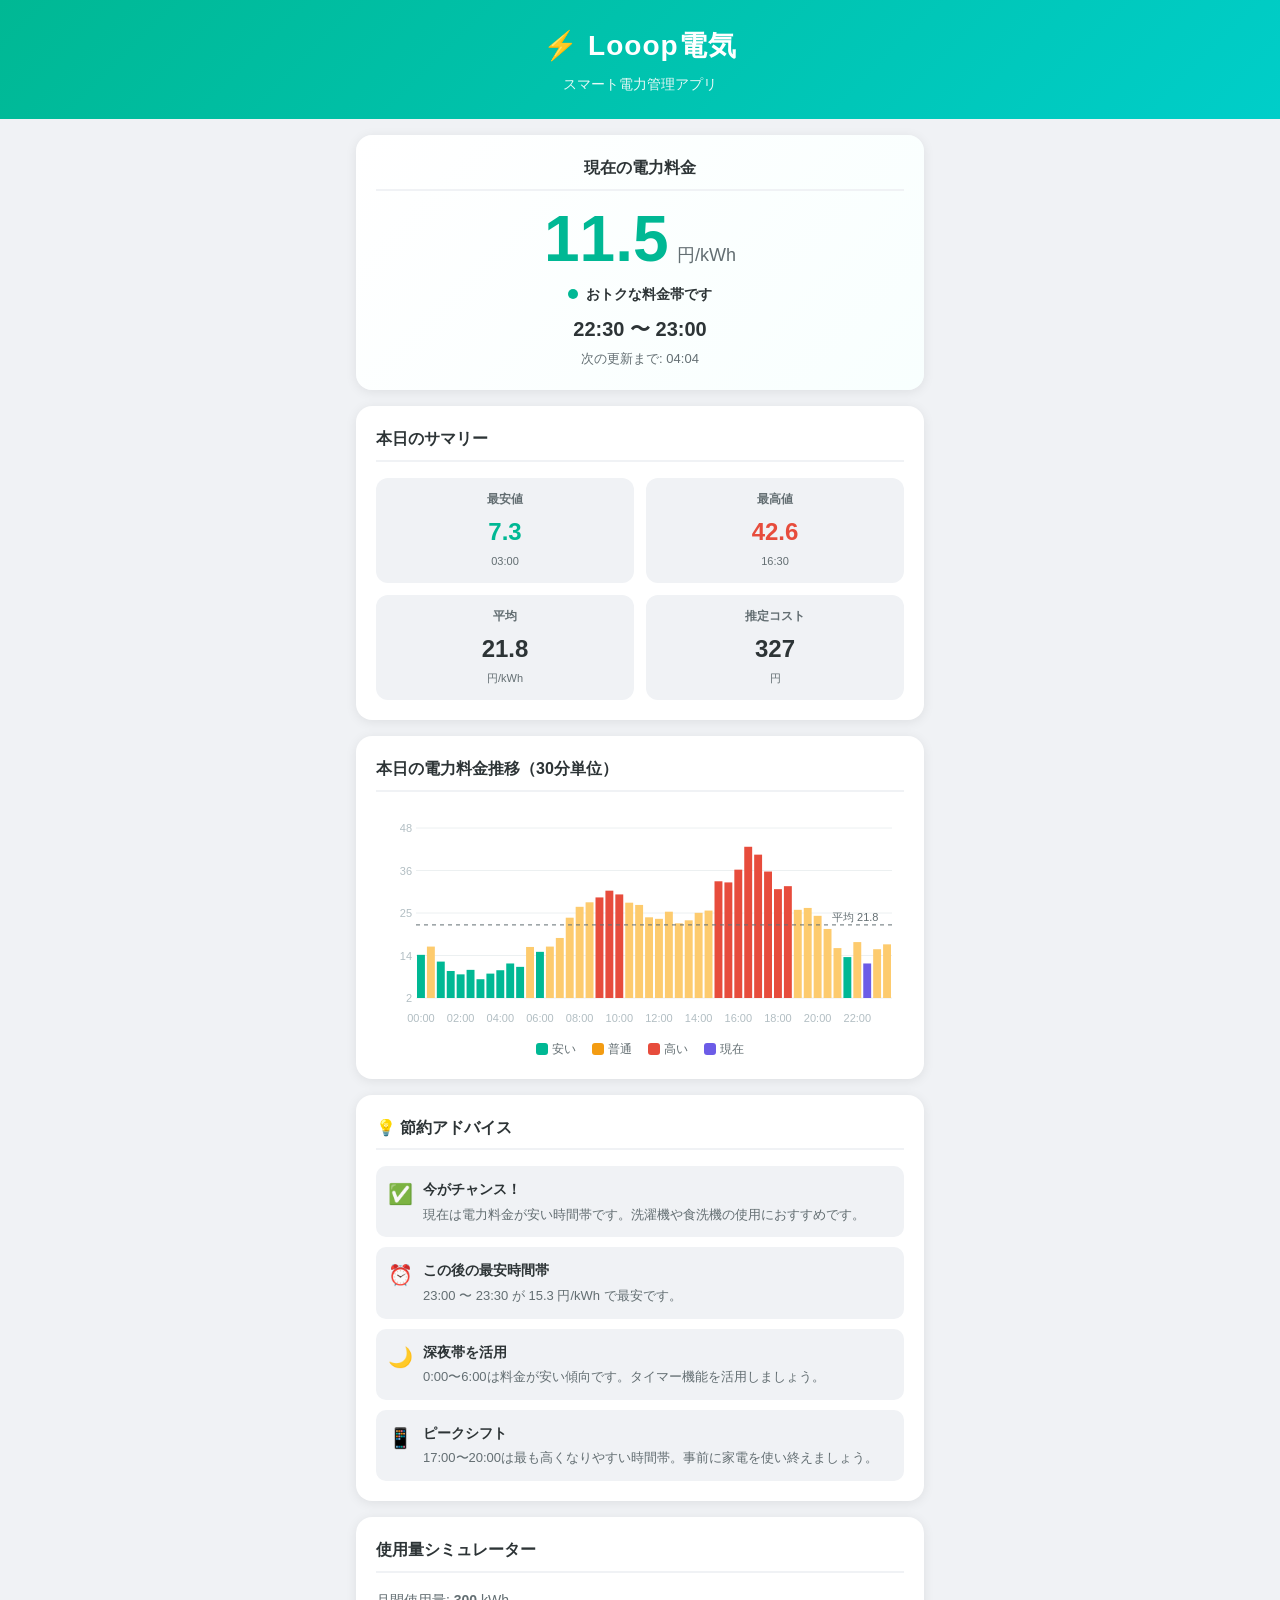
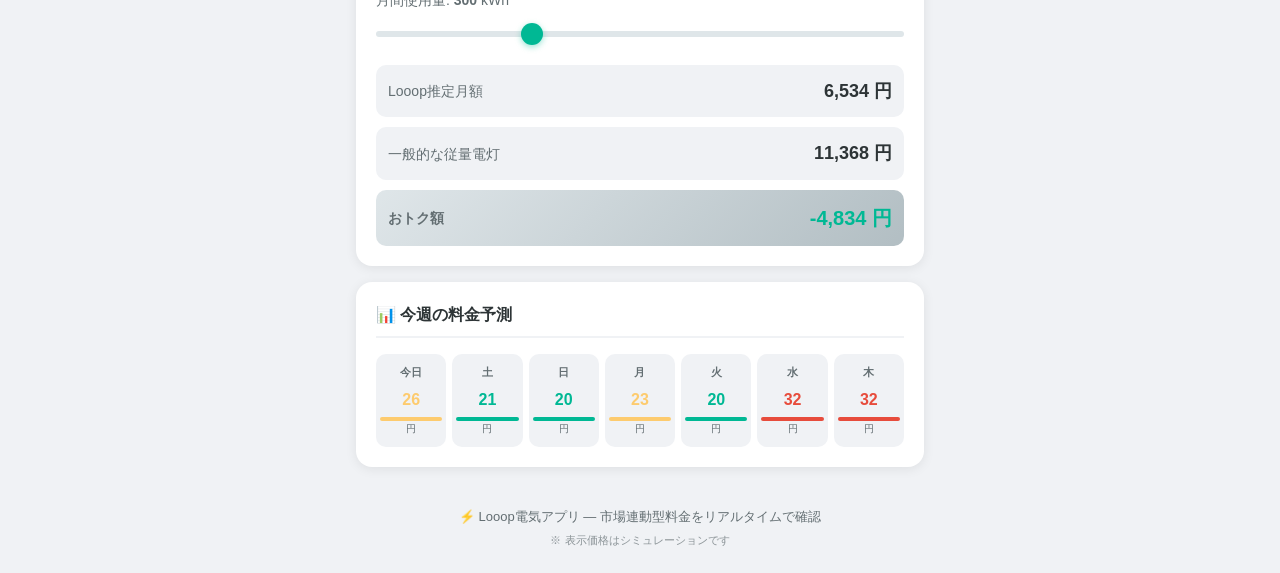
<file: site/index.html>
<!DOCTYPE html>
<html lang="ja">
  <head>
    <title>Looop電気 - スマート電力管理</title>
    <meta charset="UTF-8">
    <meta http-equiv="Content-Type" content="text/html; charset=UTF-8">
    <meta name="viewport" content="width=device-width, initial-scale=1.0">
    <link rel="stylesheet" type="text/css" href="looop.css">
  </head>
  <body>
    <header class="header">
      <div class="header-inner">
        <h1 class="logo">⚡ Looop電気</h1>
        <p class="tagline">スマート電力管理アプリ</p>
      </div>
    </header>

    <main class="container">
      <!-- 現在の電力料金カード -->
      <section class="card current-price-card">
        <h2 class="card-title">現在の電力料金</h2>
        <div class="price-display">
          <span class="price-value" id="currentPrice">--</span>
          <span class="price-unit">円/kWh</span>
        </div>
        <div class="price-status" id="priceStatus">
          <span class="status-dot"></span>
          <span class="status-text">読込中...</span>
        </div>
        <div class="time-slot">
          <span id="currentTimeSlot">--:-- 〜 --:--</span>
        </div>
        <div class="next-update">
          次の更新まで: <span id="countdown">--:--</span>
        </div>
      </section>

      <!-- 本日のサマリー -->
      <section class="card summary-card">
        <h2 class="card-title">本日のサマリー</h2>
        <div class="summary-grid">
          <div class="summary-item">
            <div class="summary-label">最安値</div>
            <div class="summary-value low" id="todayLow">--</div>
            <div class="summary-sub" id="todayLowTime">--:--</div>
          </div>
          <div class="summary-item">
            <div class="summary-label">最高値</div>
            <div class="summary-value high" id="todayHigh">--</div>
            <div class="summary-sub" id="todayHighTime">--:--</div>
          </div>
          <div class="summary-item">
            <div class="summary-label">平均</div>
            <div class="summary-value" id="todayAvg">--</div>
            <div class="summary-sub">円/kWh</div>
          </div>
          <div class="summary-item">
            <div class="summary-label">推定コスト</div>
            <div class="summary-value" id="todayCost">--</div>
            <div class="summary-sub">円</div>
          </div>
        </div>
      </section>

      <!-- 48コマ料金グラフ -->
      <section class="card chart-card">
        <h2 class="card-title">本日の電力料金推移（30分単位）</h2>
        <div class="chart-container">
          <canvas id="priceChart"></canvas>
        </div>
        <div class="chart-legend">
          <span class="legend-item"><span class="legend-color low"></span>安い</span>
          <span class="legend-item"><span class="legend-color mid"></span>普通</span>
          <span class="legend-item"><span class="legend-color high"></span>高い</span>
          <span class="legend-item"><span class="legend-color current"></span>現在</span>
        </div>
      </section>

      <!-- 節約アドバイス -->
      <section class="card advice-card">
        <h2 class="card-title">💡 節約アドバイス</h2>
        <div class="advice-list" id="adviceList">
          <!-- JSで生成 -->
        </div>
      </section>

      <!-- 使用量シミュレーター -->
      <section class="card simulator-card">
        <h2 class="card-title">使用量シミュレーター</h2>
        <div class="simulator">
          <div class="slider-group">
            <label for="usageSlider">月間使用量: <strong id="usageValue">300</strong> kWh</label>
            <input type="range" id="usageSlider" min="100" max="800" value="300" step="10">
          </div>
          <div class="sim-results">
            <div class="sim-item">
              <div class="sim-label">Looop推定月額</div>
              <div class="sim-value" id="simLooop">--</div>
            </div>
            <div class="sim-item">
              <div class="sim-label">一般的な従量電灯</div>
              <div class="sim-value" id="simTraditional">--</div>
            </div>
            <div class="sim-item savings">
              <div class="sim-label">おトク額</div>
              <div class="sim-value" id="simSavings">--</div>
            </div>
          </div>
        </div>
      </section>

      <!-- 週間予測 -->
      <section class="card forecast-card">
        <h2 class="card-title">📊 今週の料金予測</h2>
        <div class="forecast-grid" id="forecastGrid">
          <!-- JSで生成 -->
        </div>
      </section>
    </main>

    <footer class="footer">
      <p>⚡ Looop電気アプリ — 市場連動型料金をリアルタイムで確認</p>
      <p class="footer-note">※ 表示価格はシミュレーションです</p>
    </footer>

    <script src="looop.js"></script>
  </body>
</html>
</file>
<file: site/looop.css>
* {
  margin: 0;
  padding: 0;
  box-sizing: border-box;
}

:root {
  --primary: #00b894;
  --primary-dark: #00a381;
  --danger: #e74c3c;
  --warning: #f39c12;
  --low: #00b894;
  --mid: #f39c12;
  --high: #e74c3c;
  --bg: #f0f2f5;
  --card-bg: #ffffff;
  --text: #2d3436;
  --text-sub: #636e72;
  --border: #dfe6e9;
  --shadow: 0 2px 12px rgba(0, 0, 0, 0.08);
}

body {
  font-family: -apple-system, BlinkMacSystemFont, "Segoe UI", "Hiragino Sans",
    "Noto Sans JP", sans-serif;
  background: var(--bg);
  color: var(--text);
  line-height: 1.6;
  min-height: 100vh;
}

.header {
  background: linear-gradient(135deg, #00b894, #00cec9);
  color: white;
  padding: 24px 16px;
  text-align: center;
}

.header-inner {
  max-width: 600px;
  margin: 0 auto;
}

.logo {
  font-size: 28px;
  font-weight: 800;
  letter-spacing: 1px;
}

.tagline {
  font-size: 14px;
  opacity: 0.9;
  margin-top: 4px;
}

.container {
  max-width: 600px;
  margin: 0 auto;
  padding: 16px;
  display: flex;
  flex-direction: column;
  gap: 16px;
}

.card {
  background: var(--card-bg);
  border-radius: 16px;
  padding: 20px;
  box-shadow: var(--shadow);
}

.card-title {
  font-size: 16px;
  font-weight: 700;
  color: var(--text);
  margin-bottom: 16px;
  padding-bottom: 8px;
  border-bottom: 2px solid var(--bg);
}

/* 現在の料金 */
.current-price-card {
  text-align: center;
  background: linear-gradient(135deg, #ffffff, #f8fffe);
}

.price-display {
  margin: 16px 0 12px;
}

.price-value {
  font-size: 64px;
  font-weight: 800;
  color: var(--primary);
  line-height: 1;
  transition: color 0.3s;
}

.price-value.high {
  color: var(--danger);
}

.price-value.mid {
  color: var(--warning);
}

.price-unit {
  font-size: 18px;
  color: var(--text-sub);
  margin-left: 4px;
}

.price-status {
  display: flex;
  align-items: center;
  justify-content: center;
  gap: 8px;
  font-size: 14px;
  font-weight: 600;
  margin-bottom: 8px;
}

.status-dot {
  width: 10px;
  height: 10px;
  border-radius: 50%;
  background: var(--primary);
  animation: pulse 2s infinite;
}

.status-dot.high {
  background: var(--danger);
}

.status-dot.mid {
  background: var(--warning);
}

@keyframes pulse {
  0%, 100% { opacity: 1; }
  50% { opacity: 0.4; }
}

.time-slot {
  font-size: 20px;
  font-weight: 600;
  color: var(--text);
  margin-bottom: 4px;
}

.next-update {
  font-size: 13px;
  color: var(--text-sub);
}

/* サマリー */
.summary-grid {
  display: grid;
  grid-template-columns: 1fr 1fr;
  gap: 12px;
}

.summary-item {
  background: var(--bg);
  border-radius: 12px;
  padding: 12px;
  text-align: center;
}

.summary-label {
  font-size: 12px;
  color: var(--text-sub);
  font-weight: 600;
}

.summary-value {
  font-size: 24px;
  font-weight: 800;
  margin: 4px 0 2px;
}

.summary-value.low {
  color: var(--low);
}

.summary-value.high {
  color: var(--high);
}

.summary-sub {
  font-size: 11px;
  color: var(--text-sub);
}

/* グラフ */
.chart-container {
  width: 100%;
  height: 220px;
  position: relative;
  margin-bottom: 12px;
}

canvas {
  width: 100% !important;
  height: 100% !important;
}

.chart-legend {
  display: flex;
  justify-content: center;
  gap: 16px;
  font-size: 12px;
  color: var(--text-sub);
}

.legend-item {
  display: flex;
  align-items: center;
  gap: 4px;
}

.legend-color {
  width: 12px;
  height: 12px;
  border-radius: 3px;
}

.legend-color.low {
  background: var(--low);
}

.legend-color.mid {
  background: var(--mid);
}

.legend-color.high {
  background: var(--high);
}

.legend-color.current {
  background: #6c5ce7;
}

/* アドバイス */
.advice-list {
  display: flex;
  flex-direction: column;
  gap: 10px;
}

.advice-item {
  display: flex;
  align-items: flex-start;
  gap: 10px;
  padding: 12px;
  background: var(--bg);
  border-radius: 10px;
  font-size: 14px;
}

.advice-icon {
  font-size: 20px;
  flex-shrink: 0;
}

.advice-text strong {
  display: block;
  margin-bottom: 2px;
}

.advice-text span {
  color: var(--text-sub);
  font-size: 13px;
}

/* シミュレーター */
.slider-group {
  margin-bottom: 20px;
}

.slider-group label {
  font-size: 14px;
  color: var(--text-sub);
  display: block;
  margin-bottom: 8px;
}

input[type="range"] {
  width: 100%;
  height: 6px;
  -webkit-appearance: none;
  appearance: none;
  background: var(--border);
  border-radius: 3px;
  outline: none;
}

input[type="range"]::-webkit-slider-thumb {
  -webkit-appearance: none;
  width: 22px;
  height: 22px;
  background: var(--primary);
  border-radius: 50%;
  cursor: pointer;
  box-shadow: 0 2px 6px rgba(0, 184, 148, 0.4);
}

.sim-results {
  display: flex;
  flex-direction: column;
  gap: 10px;
}

.sim-item {
  display: flex;
  justify-content: space-between;
  align-items: center;
  padding: 12px;
  background: var(--bg);
  border-radius: 10px;
}

.sim-item.savings {
  background: linear-gradient(135deg, #dfe6e9, #b2bec3);
  font-weight: 700;
}

.sim-item.savings .sim-value {
  color: var(--primary);
  font-size: 20px;
}

.sim-label {
  font-size: 14px;
  color: var(--text-sub);
}

.sim-value {
  font-size: 18px;
  font-weight: 700;
}

/* 週間予測 */
.forecast-grid {
  display: grid;
  grid-template-columns: repeat(7, 1fr);
  gap: 6px;
}

.forecast-day {
  text-align: center;
  padding: 10px 4px;
  background: var(--bg);
  border-radius: 10px;
}

.forecast-day-name {
  font-size: 11px;
  color: var(--text-sub);
  font-weight: 600;
}

.forecast-day-price {
  font-size: 16px;
  font-weight: 800;
  margin: 6px 0 4px;
}

.forecast-day-bar {
  width: 100%;
  height: 4px;
  border-radius: 2px;
  margin-top: 4px;
}

.forecast-day-trend {
  font-size: 10px;
  color: var(--text-sub);
}

/* フッター */
.footer {
  text-align: center;
  padding: 24px 16px;
  font-size: 13px;
  color: var(--text-sub);
}

.footer-note {
  font-size: 11px;
  margin-top: 4px;
  opacity: 0.7;
}

/* レスポンシブ */
@media (max-width: 400px) {
  .price-value {
    font-size: 48px;
  }

  .summary-grid {
    grid-template-columns: 1fr 1fr;
    gap: 8px;
  }

  .forecast-grid {
    grid-template-columns: repeat(7, 1fr);
    gap: 4px;
  }

  .forecast-day-price {
    font-size: 13px;
  }
}
</file>
